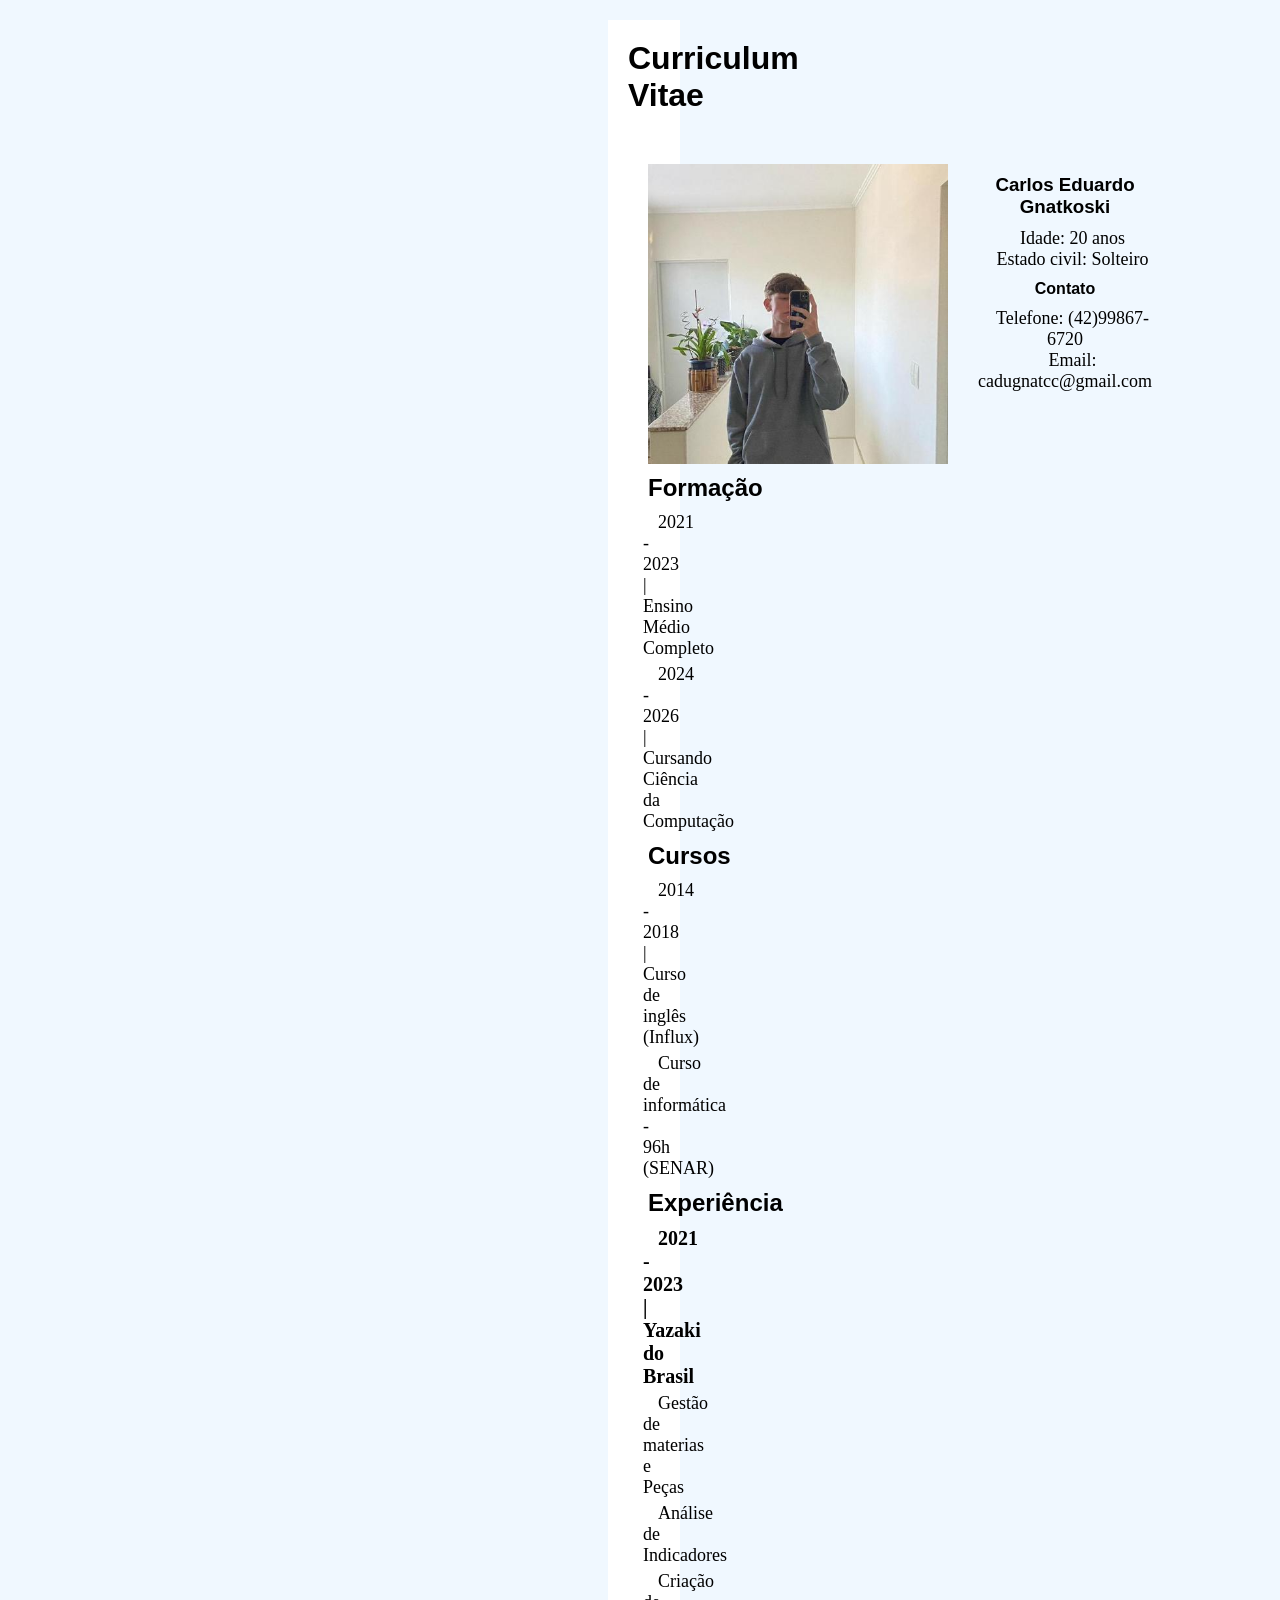
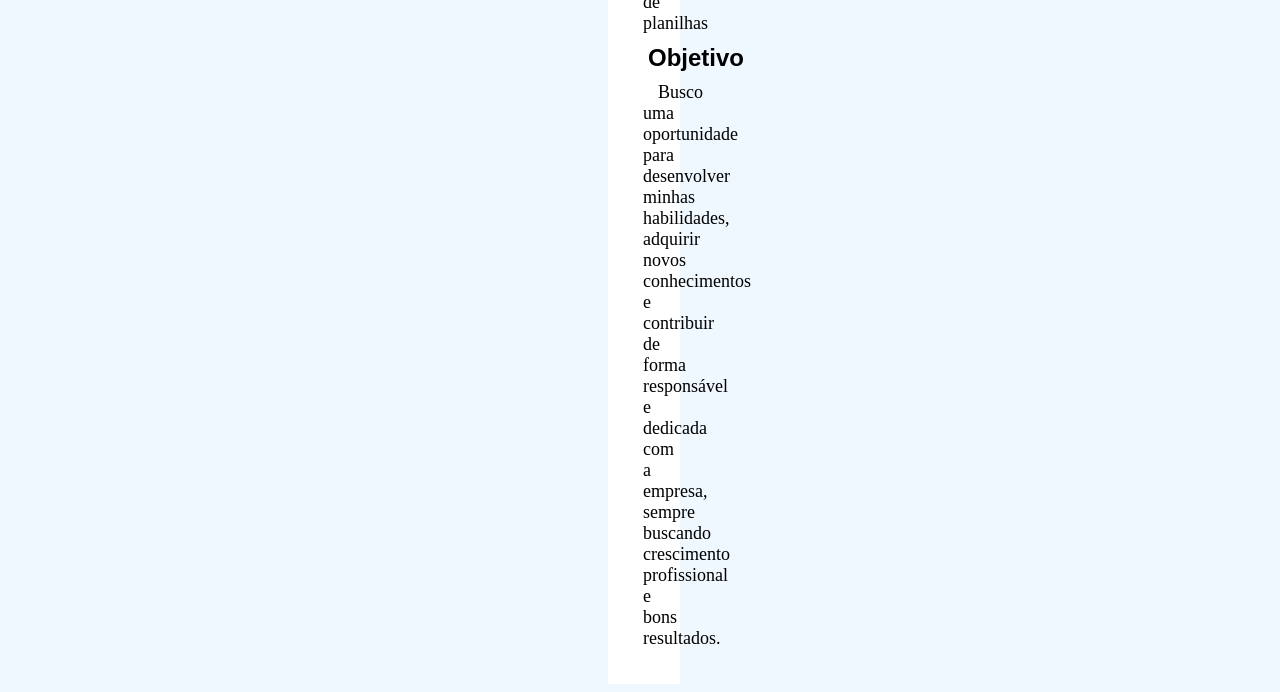
<file: Currículo/index.html>
<!DOCTYPE html>
<html lang="en">
<head>
    <meta charset="UTF-8">
    <meta name="viewport" content="width=device-width, initial-scale=1.0">
    <title>CurriculumVitae</title>
    <link rel="stylesheet" href="style.css">
</head>
<body>
    <header>
         <h1>Curriculum Vitae</h1>
    </header>
    <main>
        <section id="introducao">
            <img src="imagens/Cadu.jpeg" alt="perfil">
            <section id="info">
                <h1>Carlos Eduardo Gnatkoski</h1>
                <p>Idade: 20 anos</p>
                <p>Estado civil: Solteiro</p>
                <section id="contato">
                    <h1>Contato</h1>
                    <p>Telefone: (42)99867-6720</p>
                    <p>Email: cadugnatcc@gmail.com</p>
                </section>
            </section>
        </section>
        <section id="formacao">
            <h1>Formação</h1>
            <p>2021 - 2023 | Ensino Médio Completo</p>
            <p>2024 - 2026 | Cursando Ciência da Computação</p>
            <h1>Cursos</h1>
            <p>2014 - 2018 | Curso de inglês (Influx)</p>
            <p>Curso de informática - 96h (SENAR) </p> 
        </section>
        <section id="Experiencia">
            <h1>Experiência</h1>
            <p id="local">2021 - 2023 | Yazaki do Brasil</p>
            <p>Gestão de materias e Peças</p>
            <p>Análise de Indicadores</p>
            <p>Criação de planilhas</p>  
        </section>
        <section id="Objetivo">
            <h1>Objetivo</h1>
            <p>Busco uma oportunidade para desenvolver minhas habilidades, adquirir novos conhecimentos e contribuir de forma responsável e dedicada com a empresa, sempre buscando crescimento profissional e bons resultados.</p>
        </section>
    </main>
</body>
</html>
</file>
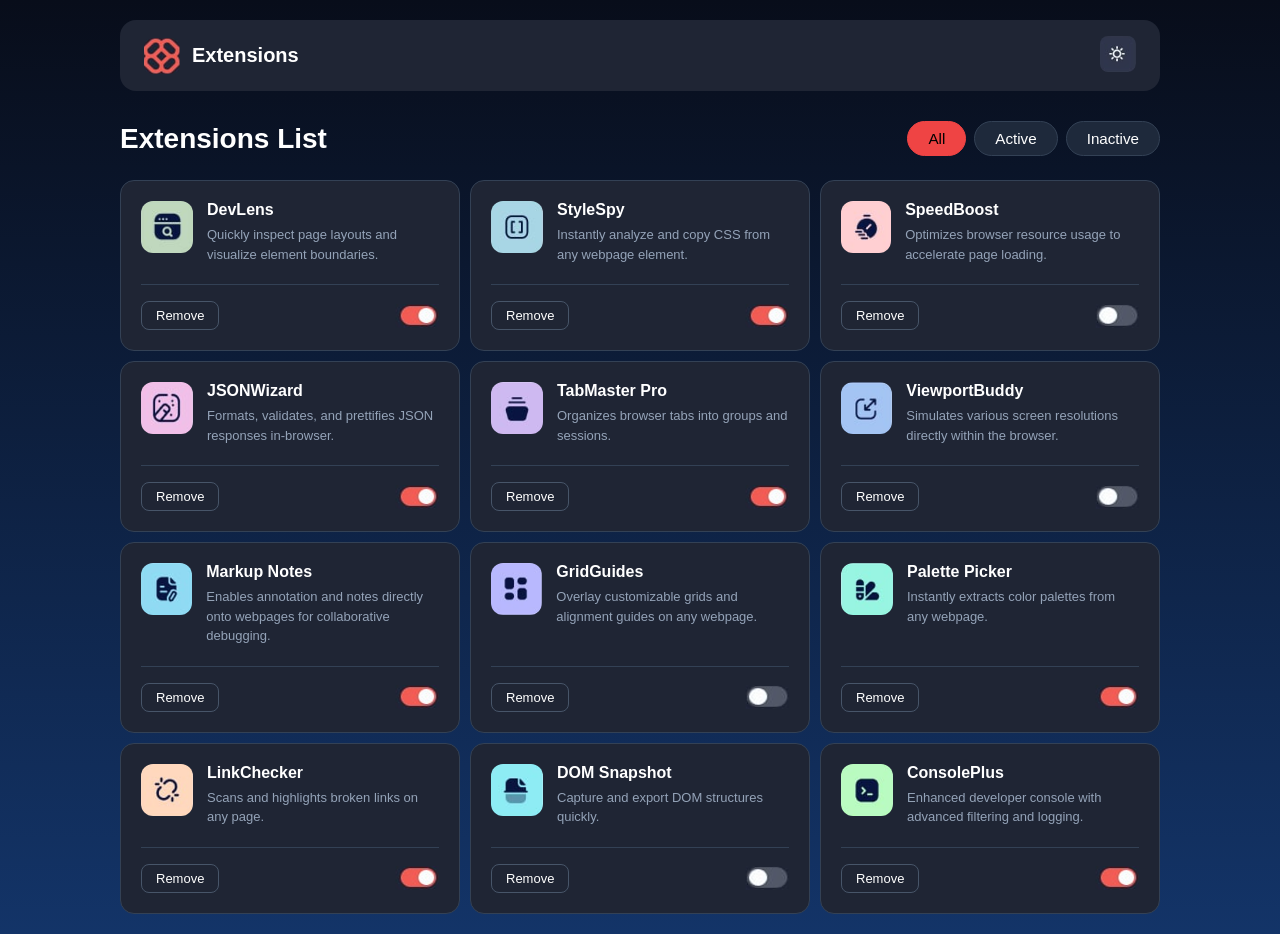
<file: Trabalho01/index.html>
<!DOCTYPE html>
<html lang="pt-br">
<head>
    <meta charset="UTF-8">
    <meta name="viewport" content="width=device-width, initial-scale=1.0">
    <title>Extensões</title>
    <link rel="stylesheet" href="style.css">
</head>

<body>

<header>
    <div id="header-conteudo">
        <div id="logo">
            <img src="imagens/logo.png" alt="logo" id="logo-img">
            <span>Extensions</span>
        </div>
        <button>
            <img src="imagens/tema.png" alt="tema" id="header-icone">
        </button>

    </div>
</header>

<main>

    <div id="topo-lista">
        <h1>Extensions List</h1>
        <div id="filtros">
            <button class="filtro ativo">All</button>
            <button class="filtro">Active</button>
            <button class="filtro">Inactive</button>
        </div>
    </div>

    <section id="lista">

        <div class="caixa">
            <div class="info">
                <img src="imagens/1.png" alt="DevLens" class="icone">
                <div class="caixa-texto">
                    <h2>DevLens</h2>
                    <p>Quickly inspect page layouts and visualize element boundaries.</p>
                </div>
            </div>
            <div class="acoes">
                <button class="btn-remover">Remove</button>
                <img src="imagens/btnativo.png" alt="ativo" class="bolinha">
            </div>
        </div>

        <div class="caixa">
            <div class="info">
                <img src="imagens/2.png" alt="StyleSpy" class="icone">
                <div class="caixa-texto">
                    <h2>StyleSpy</h2>
                    <p>Instantly analyze and copy CSS from any webpage element.</p>
                </div>
            </div>
            <div class="acoes">
                <button class="btn-remover">Remove</button>
                <img src="imagens/btnativo.png" alt="ativo" class="bolinha">
            </div>
        </div>

        <div class="caixa">
            <div class="info">
                <img src="imagens/3.png" alt="SpeedBoost" class="icone">
                <div class="caixa-texto">
                    <h2>SpeedBoost</h2>
                    <p>Optimizes browser resource usage to accelerate page loading.</p>
                </div>
            </div>
            <div class="acoes">
                <button class="btn-remover">Remove</button>
                <img src="imagens/btndesligado.png" alt="inativo" class="bolinha">
            </div>
        </div>

        <div class="caixa">
            <div class="info">
                <img src="imagens/4.png" alt="JSONWizard" class="icone">
                <div class="caixa-texto">
                    <h2>JSONWizard</h2>
                    <p>Formats, validates, and prettifies JSON responses in-browser.</p>
                </div>
            </div>
            <div class="acoes">
                <button class="btn-remover">Remove</button>
                <img src="imagens/btnativo.png" alt="ativo" class="bolinha">
            </div>
        </div>

        <div class="caixa">
            <div class="info">
                <img src="imagens/5.png" alt="TabMaster Pro" class="icone">
                <div class="caixa-texto">
                    <h2>TabMaster Pro</h2>
                    <p>Organizes browser tabs into groups and sessions.</p>
                </div>
            </div>
            <div class="acoes">
                <button class="btn-remover">Remove</button>
                <img src="imagens/btnativo.png" alt="ativo" class="bolinha">
            </div>
        </div>

        <div class="caixa">
            <div class="info">
                <img src="imagens/6.png" alt="ViewportBuddy" class="icone">
                <div class="caixa-texto">
                    <h2>ViewportBuddy</h2>
                    <p>Simulates various screen resolutions directly within the browser.</p>
                </div>
            </div>
            <div class="acoes">
                <button class="btn-remover">Remove</button>
                <img src="imagens/btndesligado.png" alt="inativo" class="bolinha">
            </div>
        </div>

        <div class="caixa">
            <div class="info">
                <img src="imagens/7.png" alt="Markup Notes" class="icone">
                <div class="caixa-texto">
                    <h2>Markup Notes</h2>
                    <p>Enables annotation and notes directly onto webpages for collaborative debugging.</p>
                </div>
            </div>
            <div class="acoes">
                <button class="btn-remover">Remove</button>
                <img src="imagens/btnativo.png" alt="ativo" class="bolinha">
            </div>
        </div>

        <div class="caixa">
            <div class="info">
                <img src="imagens/8.png" alt="GridGuides" class="icone">
                <div class="caixa-texto">
                    <h2>GridGuides</h2>
                    <p>Overlay customizable grids and alignment guides on any webpage.</p>
                </div>
            </div>
            <div class="acoes">
                <button class="btn-remover">Remove</button>
                <img src="imagens/btndesligado.png" alt="inativo" class="bolinha">
            </div>
        </div>

        <div class="caixa">
            <div class="info">
                <img src="imagens/9.png" alt="Palette Picker" class="icone">
                <div class="caixa-texto">
                    <h2>Palette Picker</h2>
                    <p>Instantly extracts color palettes from any webpage.</p>
                </div>
            </div>
            <div class="acoes">
                <button class="btn-remover">Remove</button>
                <img src="imagens/btnativo.png" alt="ativo" class="bolinha">
            </div>
        </div>

        <div class="caixa">
            <div class="info">
                <img src="imagens/10.png" alt="LinkChecker" class="icone">
                <div class="caixa-texto">
                    <h2>LinkChecker</h2>
                    <p>Scans and highlights broken links on any page.</p>
                </div>
            </div>
            <div class="acoes">
                <button class="btn-remover">Remove</button>
                <img src="imagens/btnativo.png" alt="ativo" class="bolinha">
            </div>
        </div>

        <div class="caixa">
            <div class="info">
                <img src="imagens/11.png" alt="DOM Snapshot" class="icone">
                <div class="caixa-texto">
                    <h2>DOM Snapshot</h2>
                    <p>Capture and export DOM structures quickly.</p>
                </div>
            </div>
            <div class="acoes">
                <button class="btn-remover">Remove</button>
                <img src="imagens/btndesligado.png" alt="inativo" class="bolinha">
            </div>
        </div>

        <div class="caixa">
            <div class="info">
                <img src="imagens/12.png" alt="ConsolePlus" class="icone">
                <div class="caixa-texto">
                    <h2>ConsolePlus</h2>
                    <p>Enhanced developer console with advanced filtering and logging.</p>
                </div>
            </div>
            <div class="acoes">
                <button class="btn-remover">Remove</button>
                <img src="imagens/btnativo.png" alt="ativo" class="bolinha">
            </div>
        </div>

    </section>

</main>

</body>
</html>
</file>
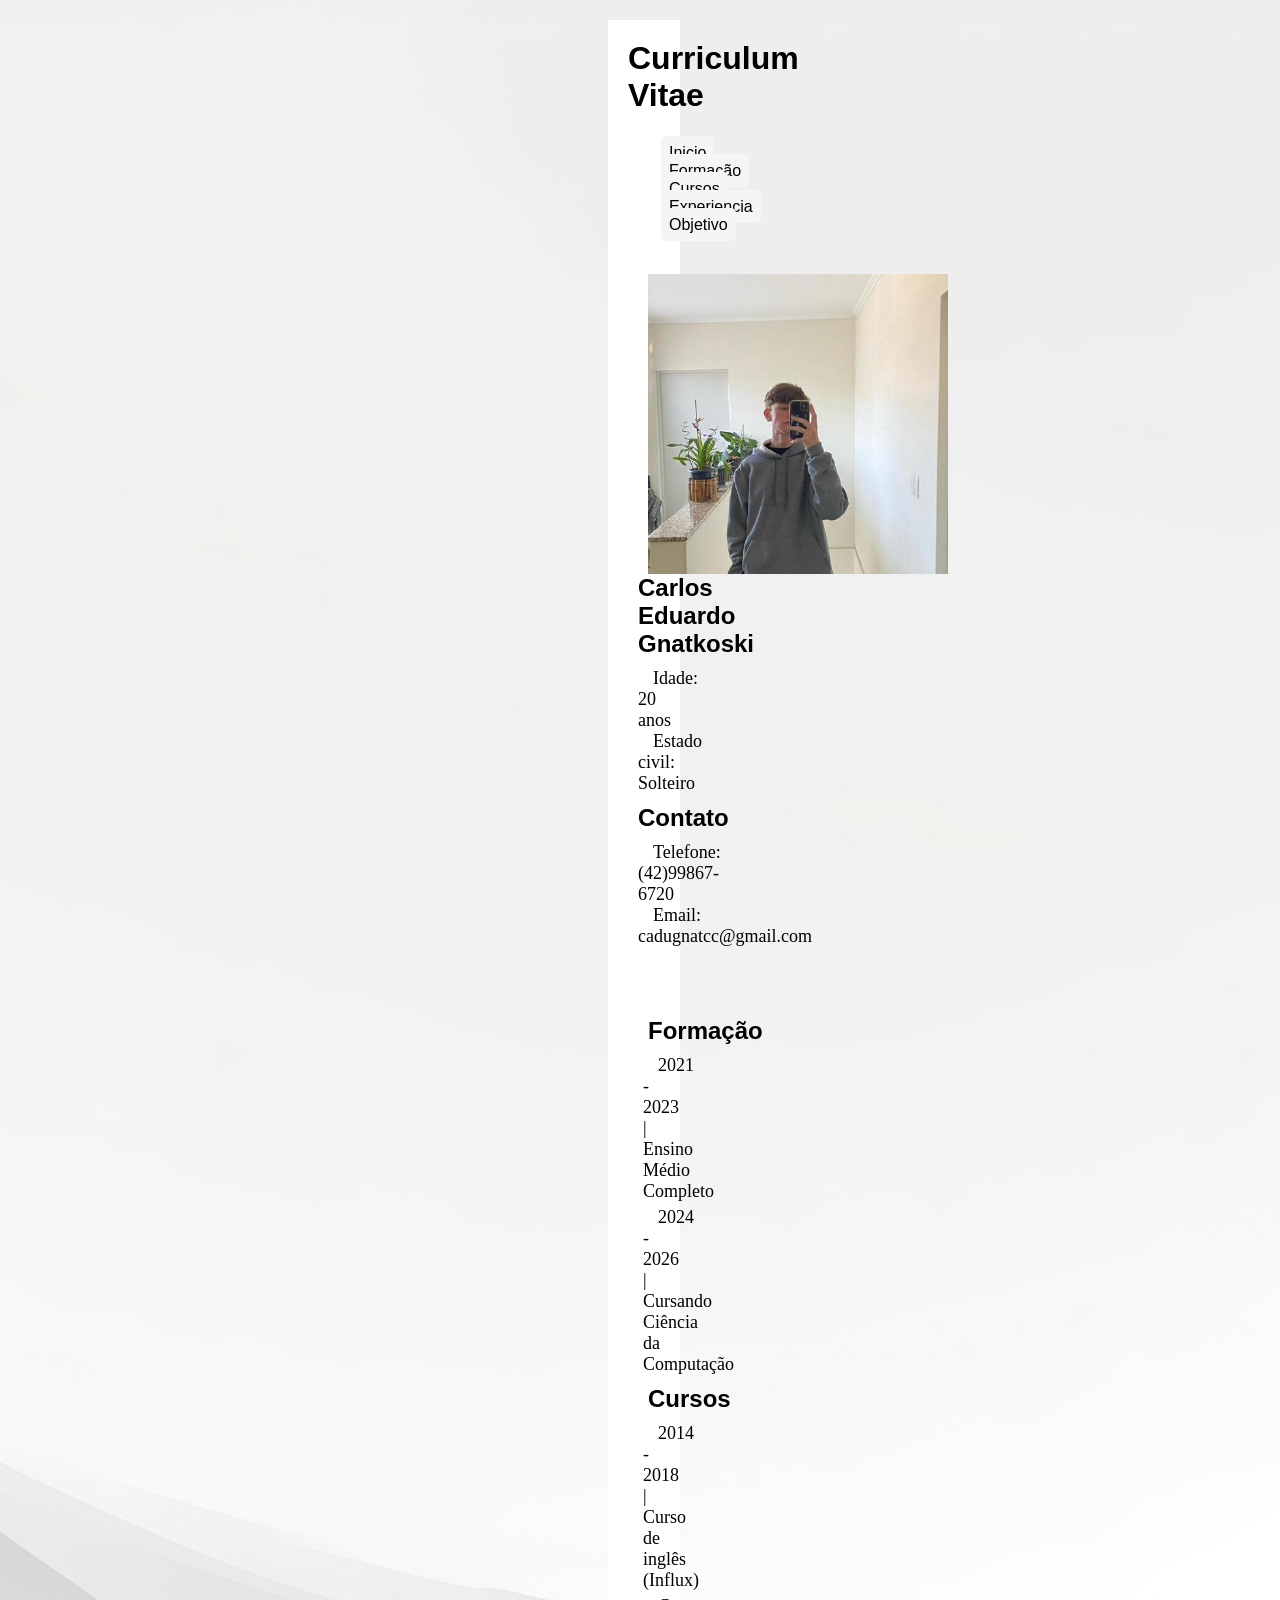
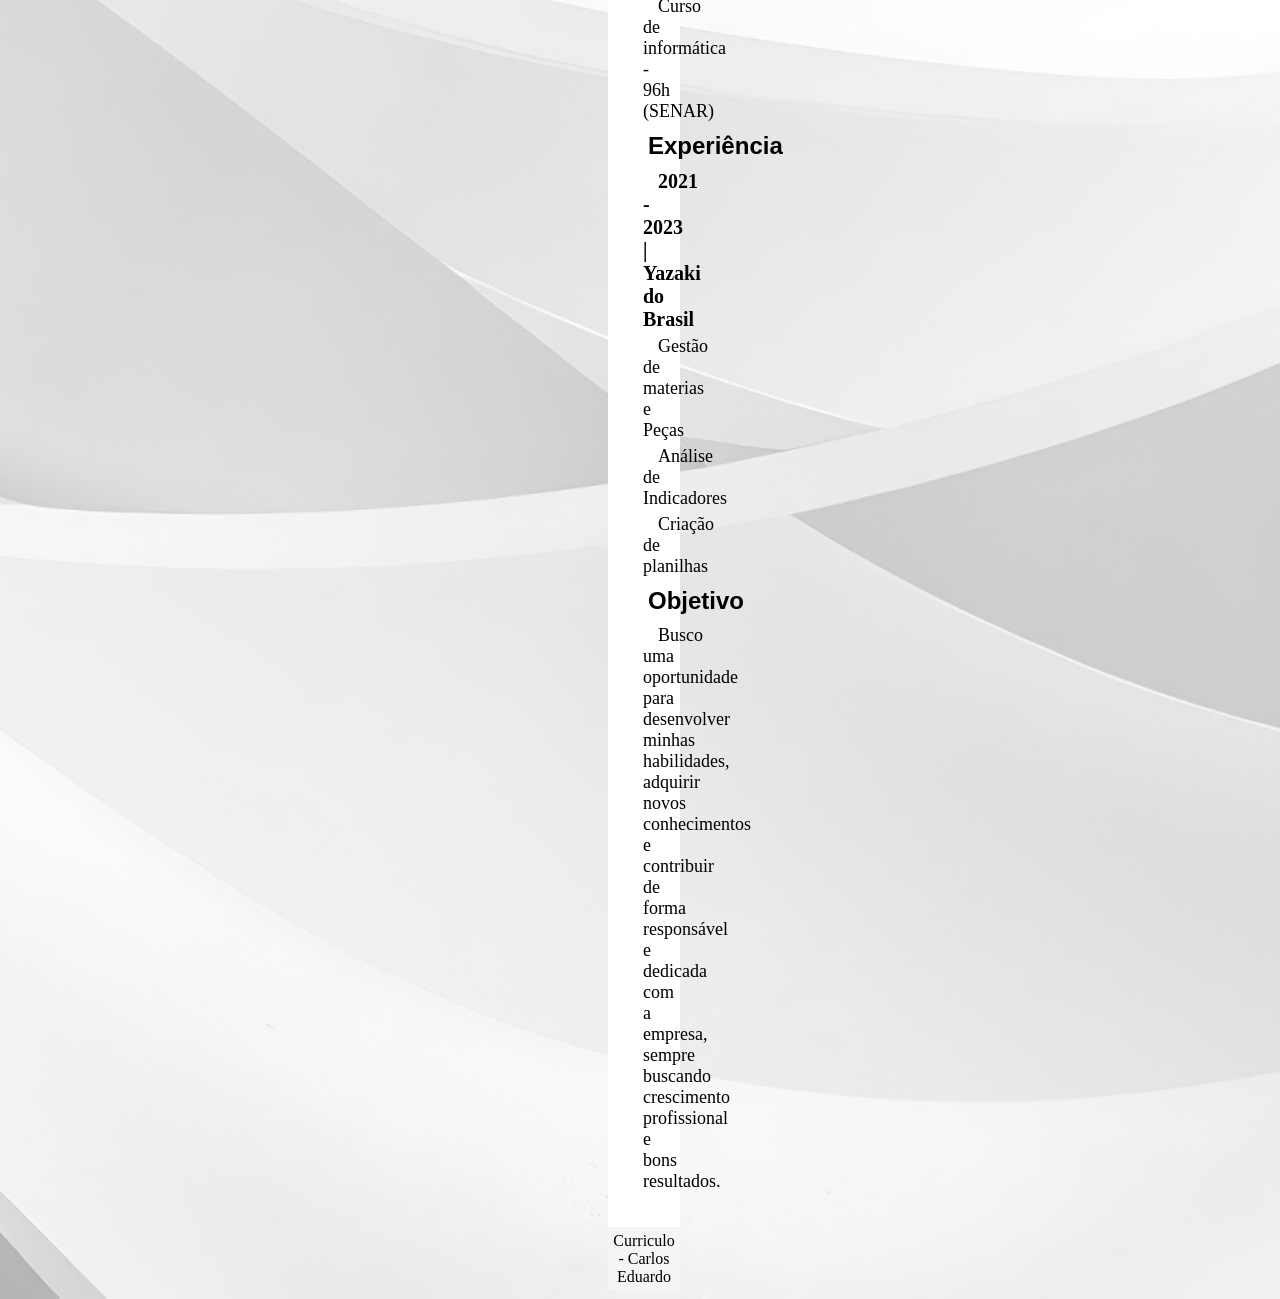
<file: Currículo/curriculo3/index.html>
<!DOCTYPE html>
<html lang="pt-br">
<head>
    <meta charset="UTF-8">
    <meta name="viewport" content="width=device-width, initial-scale=1.0">
    <title>Curriculum Vitae</title>
    <link rel="stylesheet" href="style.css">
</head>

<body>

<header>
    <h1>Curriculum Vitae</h1>
</header>

<nav>
    <ul>
        <li>
            <a href="">Inicio</a>
            <a href="">Formação</a>
            <a href="">Cursos</a>
            <a href="">Experiencia</a>
            <a href="">Objetivo</a>
        </li>
    </ul>
</nav>

<main>

    <section id="introducao">
        <div>
            <img src="imagens/Cadu.jpeg" alt="perfil">
        </div>

        <div id="info">
            <h1>Carlos Eduardo Gnatkoski</h1>
            <p>Idade: 20 anos</p>
            <p>Estado civil: Solteiro</p>

            <div id="contato">
                <h1>Contato</h1>
                <p>Telefone: (42)99867-6720</p>
                <p>Email: cadugnatcc@gmail.com</p>
            </div>
        </div>
    </section>

    <section id="formacao">
        <h1>Formação</h1>
        <p>2021 - 2023 | Ensino Médio Completo</p>
        <p>2024 - 2026 | Cursando Ciência da Computação</p>

        <h1>Cursos</h1>
        <p>2014 - 2018 | Curso de inglês (Influx)</p>
        <p>Curso de informática - 96h (SENAR)</p> 
    </section>

    <section id="Experiencia">
        <h1>Experiência</h1>
        <p id="local">2021 - 2023 | Yazaki do Brasil</p>
        <p>Gestão de materias e Peças</p>
        <p>Análise de Indicadores</p>
        <p>Criação de planilhas</p>  
    </section>

    <section id="Objetivo">
        <h1>Objetivo</h1>
        <p>
            Busco uma oportunidade para desenvolver minhas habilidades, adquirir novos conhecimentos e contribuir de forma responsável e dedicada com a empresa, sempre buscando crescimento profissional e bons resultados.
        </p>
    </section>

</main>

<footer>
    <p>
        Curriculo - Carlos Eduardo
    </p>
</footer>

</body>
</html>
</file>
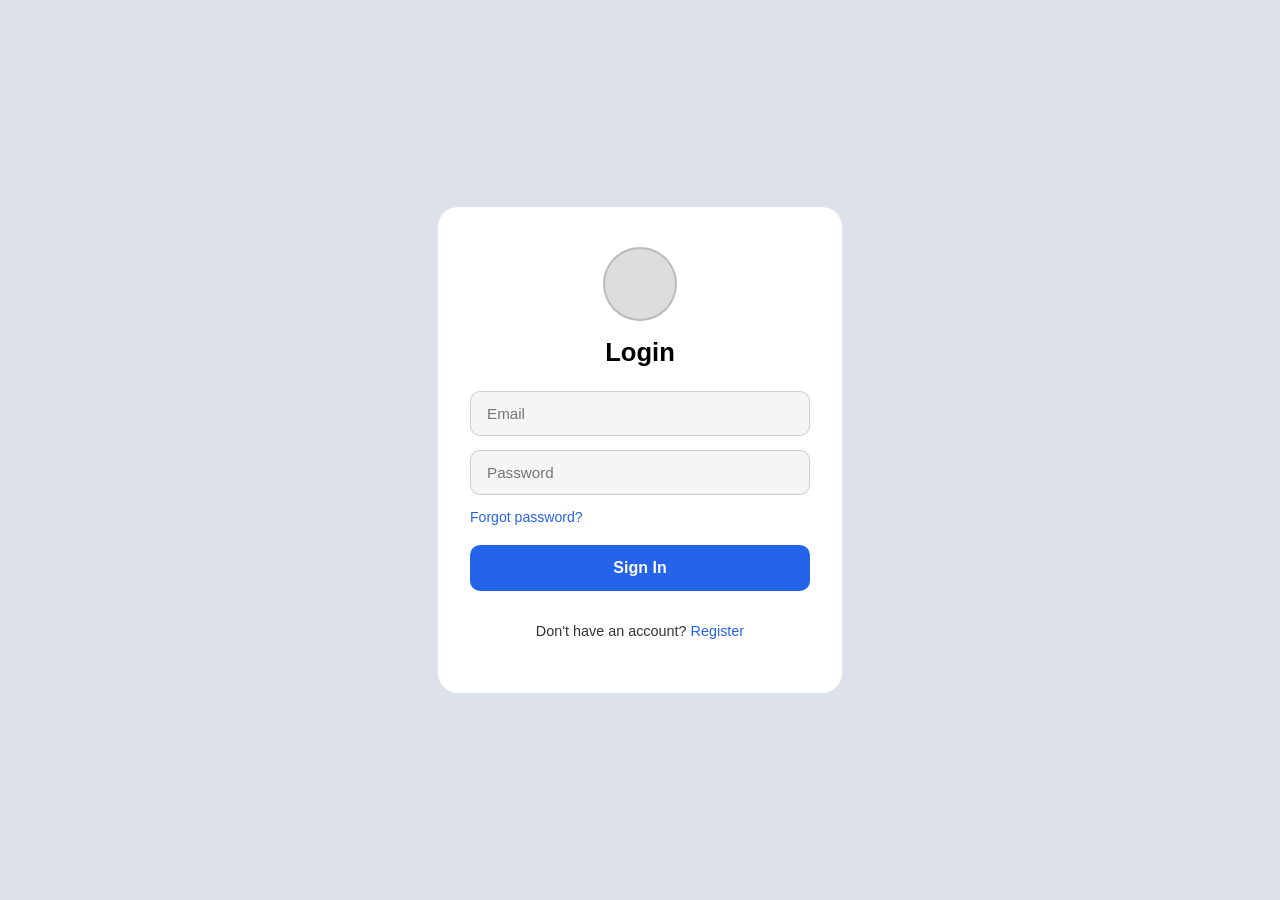
<file: formulário/form1/index.html>
<!DOCTYPE html>
<html lang="pt-br">
<head>
    <meta charset="UTF-8">
    <meta name="viewport" content="width=device-width, initial-scale=1.0">
    <title>Form2</title>
    <link rel="stylesheet" href="style.css">
</head>
<body>
    <div class="fundo">
        <div class="avatar"></div>
        <h1>Login</h1>
        <form action="#" method="get">
            <div class="campo">
                <input type="email" name="email" placeholder="Email" required>
            </div>
            <div class="campo">
                <input type="password" name="senha" placeholder="Password" required>
            </div>
            <a href="#" class="esqueci">Forgot password?</a>
            <input type="submit" value="Sign In">
        </form>
        <p class="rodape">Don't have an account? <a href="#">Register</a></p>
    </div>
</body>
</html>
</file>
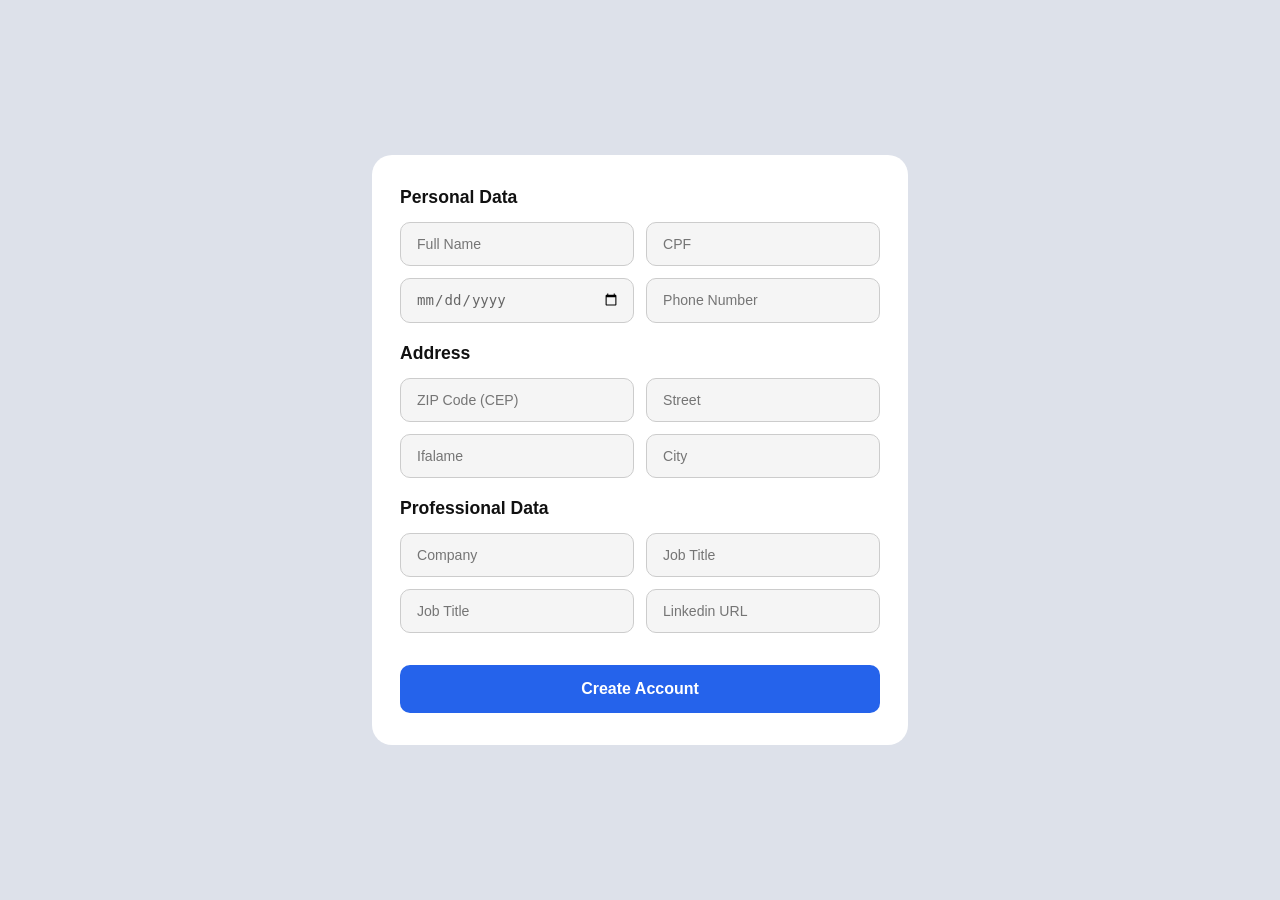
<file: formulário/form2/index.html>
<!DOCTYPE html>
<html lang="pt-br">
<head>
    <meta charset="UTF-8">
    <meta name="viewport" content="width=device-width, initial-scale=1.0">
    <title>Form1</title>
    <link rel="stylesheet" href="style.css">
</head>
<body>
    <div class="fundo">
        <form action="#" method="post">
            <h2>Personal Data</h2>
            <div class="linha">
                <div class="campo">
                    <input type="text" name="nome" placeholder="Full Name" required>
                </div>
                <div class="campo">
                    <input type="text" name="cpf" placeholder="CPF" required>
                </div>
            </div>
            <div class="linha">
                <div class="campo">
                    <input type="date" name="nascimento">
                </div>
                <div class="campo">
                    <input type="tel" name="telefone" placeholder="Phone Number">
                </div>
            </div>
            <h2>Address</h2>
            <div class="linha">
                <div class="campo">
                    <input type="text" name="cep" placeholder="ZIP Code (CEP)">
                </div>
                <div class="campo">
                    <input type="text" name="rua" placeholder="Street">
                </div>
            </div>
            <div class="linha">
                <div class="campo">
                    <input type="text" name="bairro" placeholder="Ifalame">
                </div>
                <div class="campo">
                    <input type="text" name="cidade" placeholder="City">
                </div>
            </div>
            <h2>Professional Data</h2>
            <div class="linha">
                <div class="campo">
                    <input type="text" name="empresa" placeholder="Company">
                </div>
                <div class="campo">
                    <input type="text" name="cargo1" placeholder="Job Title">
                </div>
            </div>
            <div class="linha">
                <div class="campo">
                    <input type="text" name="cargo2" placeholder="Job Title">
                </div>
                <div class="campo">
                    <input type="url" name="url" placeholder="Linkedin URL">
                </div>
            </div>
            <input type="submit" value="Create Account">
        </form>
    </div>
</body>
</html>
</file>
<file: Currículo/style.css>
body{
    padding-left: 300px;
    margin-right: 300px;
    background-color: aliceblue;
}

header{
    margin-top: 20px;
    text-align: center;
    font-family:Verdana, Geneva, Tahoma, sans-serif;
    background-color: white; 
    margin-left: 300px;
    margin-right: 300px;
    padding: 20px;
}

header h1{
    margin: 0;
}

main{
    background-color: white;  
    margin-left: 300px;
    margin-right: 300px;
    padding: 30px;
}

main h1{
    margin: 10px;
    padding: 0;
    font-family: Arial, Helvetica, sans-serif;
}


main p{
    text-indent: 15px;
    margin: 5px;
    padding: 0;
    font-size: 18px;
}

#introducao {
    display: flex;
    align-items: flex-start;
    gap: 30px;
}

#introducao img {
    margin-left: 10px;
    width: 300px;
    height: auto;
}

#info {
    display: flex;
    flex-direction: column;
}

#info h1{
    font-family: Verdana, Geneva, Tahoma, sans-serif;
    text-align: center;
    margin: 10;
}

#contato h1{
    font-family: Verdana, Geneva, Tahoma, sans-serif;
}

#info p{
    text-align: center;
    margin: 0;
}

#local{
    font-weight: bold;
    font-size: 20px;
}
</file>
<file: Trabalho01/style.css>
* {
    box-sizing: border-box;
    margin: 0;
    padding: 0;
}

body {
    max-width: 68.75rem;
    margin: 0 auto;
    padding: 1.25rem 1.875rem;
    font-family: Arial, Helvetica, sans-serif;
    background: linear-gradient(to bottom, #080d1a, #133468);
    color: white;
    min-height: 100vh;
}

button {
    background: transparent;
    border: none;
    cursor: pointer;
}

.bolinha{
    cursor: pointer;
    width: 2.75rem;
    height: 1.5rem;
}

header {
    border-radius: 1rem;
    padding: 1rem 1.5rem;
    background-color: #1F2534;
    margin-bottom: 1.875rem;
}

#header-conteudo {
    display: flex;
    justify-content: space-between;
    align-items: center;
}

#logo {
    display: flex;
    align-items: center;
    gap: 0.75rem;
    font-size: 1.25rem;
    font-weight: bold;
}

#logo-img {
    width: 2.25rem;
    height: 2.25rem;
    border-radius: 0.5rem;
}

#header-icone {
    width: 2.25rem;
    height: 2.25rem;
    border-radius: 0.5rem;
}

#topo-lista {
    display: flex;
    justify-content: space-between;
    align-items: center;
    margin-bottom: 1.5rem;
}

#topo-lista h1 {
    font-size: 1.75rem;
    font-weight: bold;
}

#filtros {
    display: flex;
    gap: 0.5rem;
}

.filtro {
    padding: 0.5rem 1.25rem;
    border-radius: 1.25rem;
    border: 0.0625rem solid #334155;
    background-color: #1e293b;
    color: white;
    cursor: pointer;
    font-size: 0.95rem;
}

.filtro.ativo {
    color: black;
    background-color: #ef4444;
    border-color: #ef4444;
}

#lista {
    display: flex;
    flex-wrap: wrap;
    gap: 0.625rem;
}

.caixa {
    background-color: #1F2534;
    width: 21.25rem;
    padding: 1.25rem;
    border-radius: 0.875rem;
    display: flex;
    flex-direction: column;
    justify-content: space-between;
    border: 0.0625rem solid #334155;
}

.info {
    display: flex;
    gap: 0.875rem;
    margin-bottom: 1.25rem;
}

.icone {
    width: 3.25rem;
    height: 3.25rem;
    border-radius: 0.75rem;
}

.caixa-texto h2 {
    font-size: 1rem;
    font-weight: bold;
    margin-bottom: 0.375rem;
}

.caixa-texto p {
    font-size: 0.8125rem;
    color: #94a3b8;
    line-height: 1.5;
}

.acoes {
    display: flex;
    justify-content: space-between;
    align-items: center;
    border-top: 0.0625rem solid #334155;
    padding-top: 1rem;
}

.btn-remover {
    padding: 0.375rem 0.875rem;
    border-radius: 0.5rem;
    border: 0.0625rem solid #475569;
    background-color: transparent;
    color: white;
    cursor: pointer;
    font-size: 0.8125rem;
}
</file>
<file: Currículo/curriculo3/style.css>
body{
    padding-left: 300px;
    margin-right: 300px;
    background-image: url("imagens/minimalist-white-background-3840x2160-bright-space-clean-aesthetic-27644.jpg");
    background-size: cover;
    background-repeat: no-repeat;
    background-position: center;
}

header{
    margin-top: 20px;
    text-align: center;
    font-family:Verdana, Geneva, Tahoma, sans-serif;
    background-color: white; 
    margin-left: 300px;
    margin-right: 300px;
    padding: 20px;
}

nav{
    padding: 10px;
    margin-left: 300px;
    margin-right: 300px;
    background-color: white;
    text-align: right;
}

nav ul{
    margin: 0px;
    padding-right: 20px;
}

nav li{
    list-style: none;
    margin: 0px;
}

nav a{
    border-radius: 5px;
    background-color: whitesmoke;
    color: black;
    font-family: 'Lucida Sans', 'Lucida Sans Regular', 'Lucida Grande', 'Lucida Sans Unicode', Geneva, Verdana, sans-serif;
    margin: 3px;
    text-decoration-line: none;
    padding: 8px;
}

img{
    float: left;
}

header h1{
    margin: 0;
}

main{
    background-color: white;  
    margin-left: 300px;
    margin-right: 300px;
    padding: 30px;
}

main h1{
    margin: 10px;
    padding: 0;
    font-family: Arial, Helvetica, sans-serif;
}

main p{
    text-indent: 15px;
    margin: 5px;
    padding: 0;
    font-size: 18px;
}

#introducao img {
    float: left;
    width: 300px;
    height: auto;
    margin-right: 40px;
    margin-left: 10px;
}

#info {
    text-align: center;
    padding-top: 10px;
}

#info h1{
    font-family: Verdana, Geneva, Tahoma, sans-serif;
    text-align: center;
    margin: 10px 0;
}

#contato h1{
    font-family: Verdana, Geneva, Tahoma, sans-serif;
}

#info p{
    text-align: center;
    margin: 0;
}

#local{
    font-weight: bold;
    font-size: 20px;
}

#formacao{
    margin-top: 70px
}

footer{
    margin-left: 300px;
    margin-right: 300px;
}

footer p {
    text-align: center;
    background-color: whitesmoke;
    margin: 0px;
    padding: 5px;
}
</file>
<file: formulário/form1/style.css>
body {
            background-color: #dde1ea;
            font-family: Arial, sans-serif;
            display: flex;
            justify-content: center;
            align-items: center;
            min-height: 100vh;
            margin: 0;
        }

        .fundo {
            background-color: white;
            border-radius: 20px;
            padding: 40px 32px;
            width: 340px;
            text-align: center;
        }

        .avatar {
            width: 70px;
            height: 70px;
            border-radius: 50%;
            border: 2px solid #bbb;
            background-color: #ddd;
            margin: 0 auto 16px auto;
        }

        h1 {
            font-size: 1.6rem;
            margin-bottom: 24px;
        }

        .campo {
            border: 1.5px solid #ccc;
            border-radius: 10px;
            padding: 12px 14px;
            margin-bottom: 14px;
            background-color: #f5f5f5;
        }

        .campo input {
            border: none;
            background: transparent;
            outline: none;
            font-size: 0.95rem;
            color: #666;
            width: 100%;
        }

        .esqueci {
            display: block;
            text-align: left;
            color: #2563eb;
            font-size: 0.88rem;
            text-decoration: none;
            margin-bottom: 20px;
        }

        input[type="submit"] {
            width: 100%;
            padding: 14px;
            background-color: #2563eb;
            color: white;
            font-size: 1rem;
            font-weight: bold;
            border: none;
            border-radius: 10px;
            cursor: pointer;
            margin-bottom: 18px;
        }

        .rodape {
            font-size: 0.9rem;
            color: #333;
        }

        .rodape a {
            color: #2563eb;
            text-decoration: none;
        }
</file>
<file: formulário/form2/style.css>
body {
            background-color: #dde1ea;
            font-family: Arial, sans-serif;
            display: flex;
            justify-content: center;
            align-items: center;
            min-height: 100vh;
            margin: 0;
            padding: 24px;
            box-sizing: border-box;
        }

        .fundo{
            background-color: white;
            border-radius: 20px;
            padding: 32px 28px;
            width: 480px;
        }

        h2 {
            font-size: 1.1rem;
            font-weight: bold;
            color: #111;
            margin-top: 20px;
            margin-bottom: 14px;
        }

        h2:first-child {
            margin-top: 0;
        }

        .linha {
            display: flex;
            gap: 12px;
            margin-bottom: 12px;
        }

        .campo {
            flex: 1;
            border: 1.5px solid #ccc;
            border-radius: 10px;
            padding: 12px 14px;
            background-color: #f5f5f5;
        }

        .campo input{
           border: none;
            background: transparent;
            outline: none;
            font-size: 0.88rem;
            color: #666;
            width: 100%; 
        }

        .campo select {
            border: none;
            background: transparent;
            outline: none;
            font-size: 0.88rem;
            color: #666;
            width: 100%;
        }

        .senha-linha {
            display: flex;
            gap: 24px;
            margin-bottom: 20px;
            padding: 4px 2px;
            color: #555;
            font-size: 0.88rem;
        }

        input[type="submit"] {
            width: 100%;
            padding: 15px;
            background-color: #2563eb;
            color: white;
            font-size: 1rem;
            font-weight: bold;
            border: none;
            border-radius: 10px;
            cursor: pointer;
            margin-top: 20px;
        }
</file>
